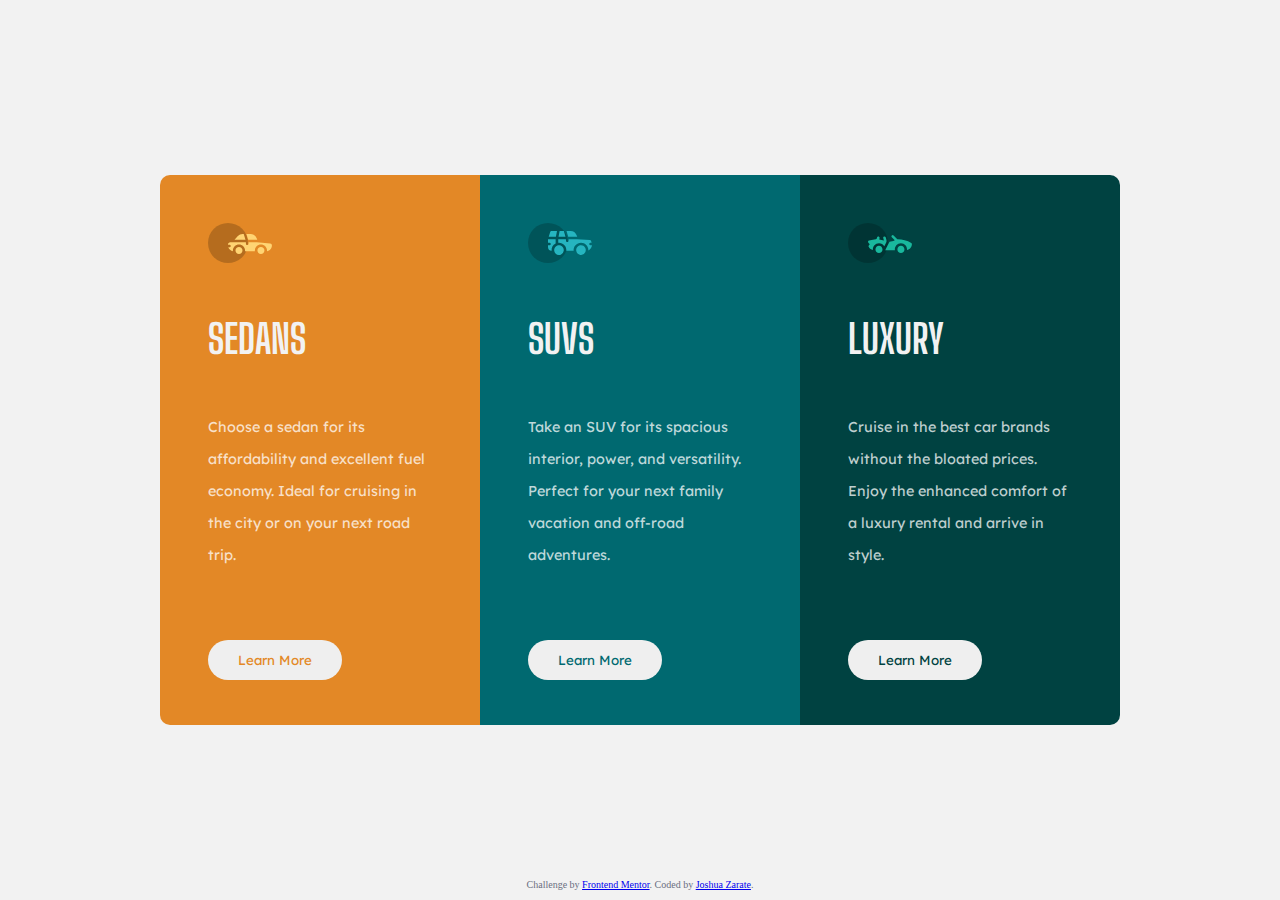
<file: 3-column preview card/index.html>
<!DOCTYPE html>
<html lang="en">
<head>
    <meta charset="UTF-8">
    <meta http-equiv="X-UA-Compatible" content="IE=edge">
    <meta name="viewport" content="width=device-width, initial-scale=1.0">
    <title>3-Column Preview Card Component</title>

    <!-- Google Fonts -->
    <link rel="preconnect" href="https://fonts.googleapis.com">
    <link rel="preconnect" href="https://fonts.gstatic.com" crossorigin>
    <link href="https://fonts.googleapis.com/css2?family=Big+Shoulders+Display:wght@700&family=Lexend+Deca&display=swap" rel="stylesheet">
    
    <!-- External CSS -->
    <link rel="stylesheet" href="style.css">
    
</head>
<body>

    <main>
        <article class="container">
            <div class="sedans-container">
                <div class="icons">
                    <img src="images/icon-sedans.svg" alt="icon-sedans">
                </div>
                <div class="titles">
                    <p>Sedans</p>
                </div>
                <div class="description">
                    <p>Choose a sedan for its affordability and excellent fuel economy. Ideal for cruising in the city or on your next road trip.</p>
                </div>
                <div class="button">
                    <button>Learn More</button>
                </div>
            </div>

            <div class="suvs-container">
                <div class="icons">
                    <img src="images/icon-suvs.svg" alt="icon-suvs">
                </div>
                <div class="titles">
                    <p>Suvs</p>
                </div>
                <div class="description">
                    <p>Take an SUV for its spacious interior, power, and versatility. Perfect for your next family vacation and off-road adventures.</p>
                </div>
                <div class="button">
                    <button>Learn More</button>
                </div>
            </div>

            <div class="luxury-container">
                <div class="icons">
                    <img src="images/icon-luxury.svg" alt="icon-luxury">
                </div>
                <div class="titles">
                    <p>Luxury</p>
                </div>
                <div class="description">
                    <p>Cruise in the best car brands without the bloated prices. Enjoy the enhanced comfort of a luxury rental and arrive in style.</p>
                </div>
                <div class="button">
                    <button>Learn More</button>
                </div>
            </div>

            <footer class="attribution">
                <p>
                    Challenge by
                    <a href="https://www.frontendmentor.io?ref=challenge" target="noopener_blank">Frontend Mentor</a>. Coded by
                    <a href="https://github.com/jmzarate09" target="noopener_blank">Joshua Zarate</a>.
                </p>
            </footer>

        </article>
    </main>
    
</body>
</html>
</file>
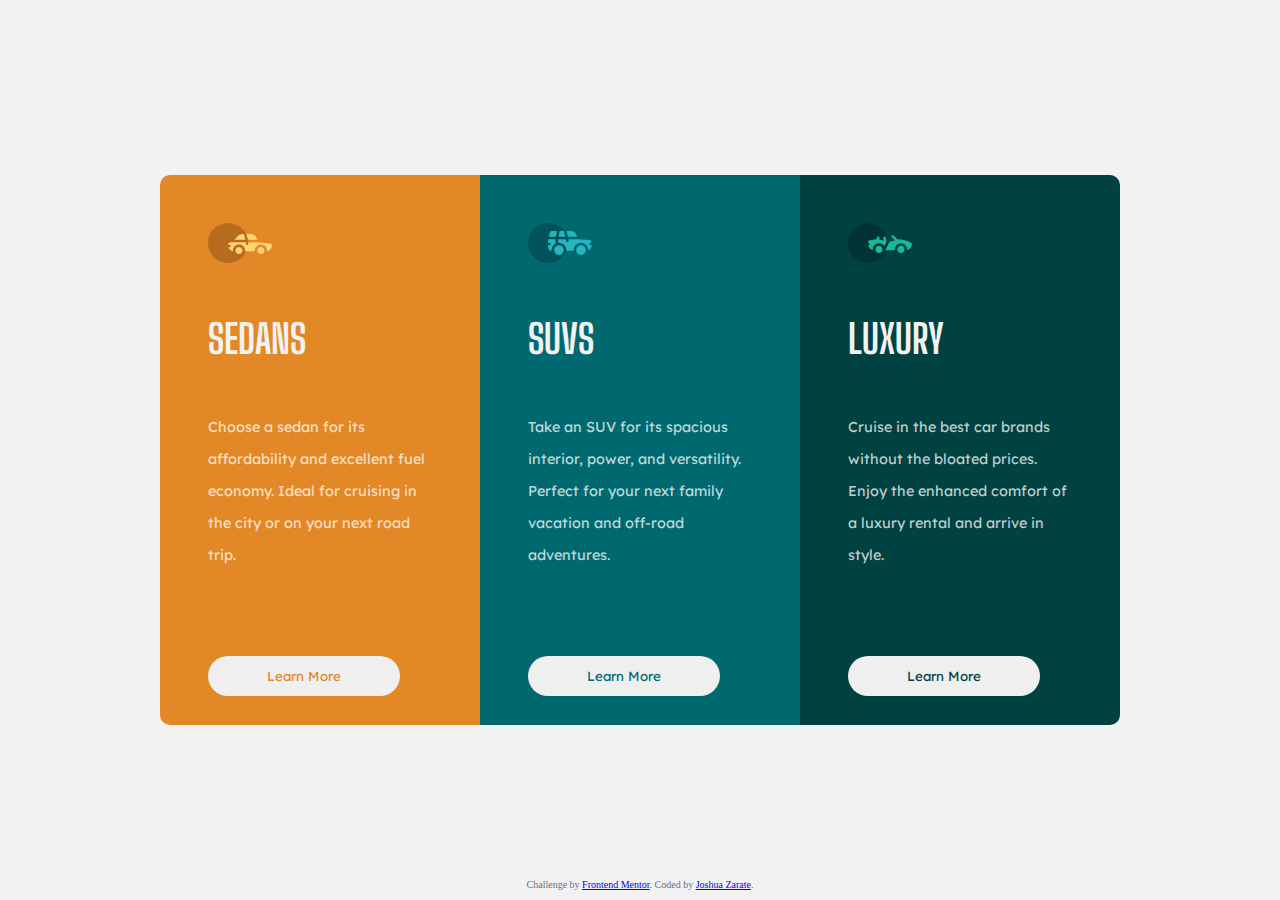
<file: 3-column-preview/index.html>
<!DOCTYPE html>
<html lang="en">

<head>
    <meta charset="UTF-8">
    <meta http-equiv="X-UA-Compatible" content="IE=edge">
    <meta name="viewport" content="width=device-width, initial-scale=1.0">
    <title>3-Column Preview Card Component</title>

    <!-- Google Fonts -->
    <link rel="preconnect" href="https://fonts.googleapis.com">
    <link rel="preconnect" href="https://fonts.gstatic.com" crossorigin>
    <link href="https://fonts.googleapis.com/css2?family=Big+Shoulders+Display:wght@700&family=Lexend+Deca&display=swap"
        rel="stylesheet">

    <!-- External CSS -->
    <link rel="stylesheet" href="style.css">

</head>

<body>

    <main>
        <article class="container">
            <div class="sedans-container">
                <div class="icons">
                    <img src="images/icon-sedans.svg" alt="">
                </div>
                <div class="titles">
                    <p>Sedans</p>
                </div>
                <div class="description">
                    <p>Choose a sedan for its affordability and excellent fuel economy. Ideal for cruising in the city
                        or on your next road trip.</p>
                </div>
                <button>Learn More</button>
            </div>

            <div class="suvs-container">
                <div class="icons">
                    <img src="images/icon-suvs.svg" alt="">
                </div>
                <div class="titles">
                    <p>Suvs</p>
                </div>
                <div class="description">
                    <p>Take an SUV for its spacious interior, power, and versatility. Perfect for your next family
                        vacation and off-road adventures.</p>
                </div>
                <button>Learn More</button>
            </div>

            <div class="luxury-container">
                <div class="icons">
                    <img src="images/icon-luxury.svg" alt="">
                </div>
                <div class="titles">
                    <p>Luxury</p>
                </div>
                <div class="description">
                    <p>Cruise in the best car brands without the bloated prices. Enjoy the enhanced comfort of a luxury
                        rental and arrive in style.</p>
                </div>
                <button>Learn More</button>
            </div>

            <footer class="attribution">
                <p>
                    Challenge by
                    <a href="https://www.frontendmentor.io?ref=challenge" target="noopener_blank">Frontend Mentor</a>.
                    Coded by
                    <a href="https://github.com/jmzarate09" target="noopener_blank">Joshua Zarate</a>.
                </p>
            </footer>

        </article>
    </main>

</body>

</html>
</file>
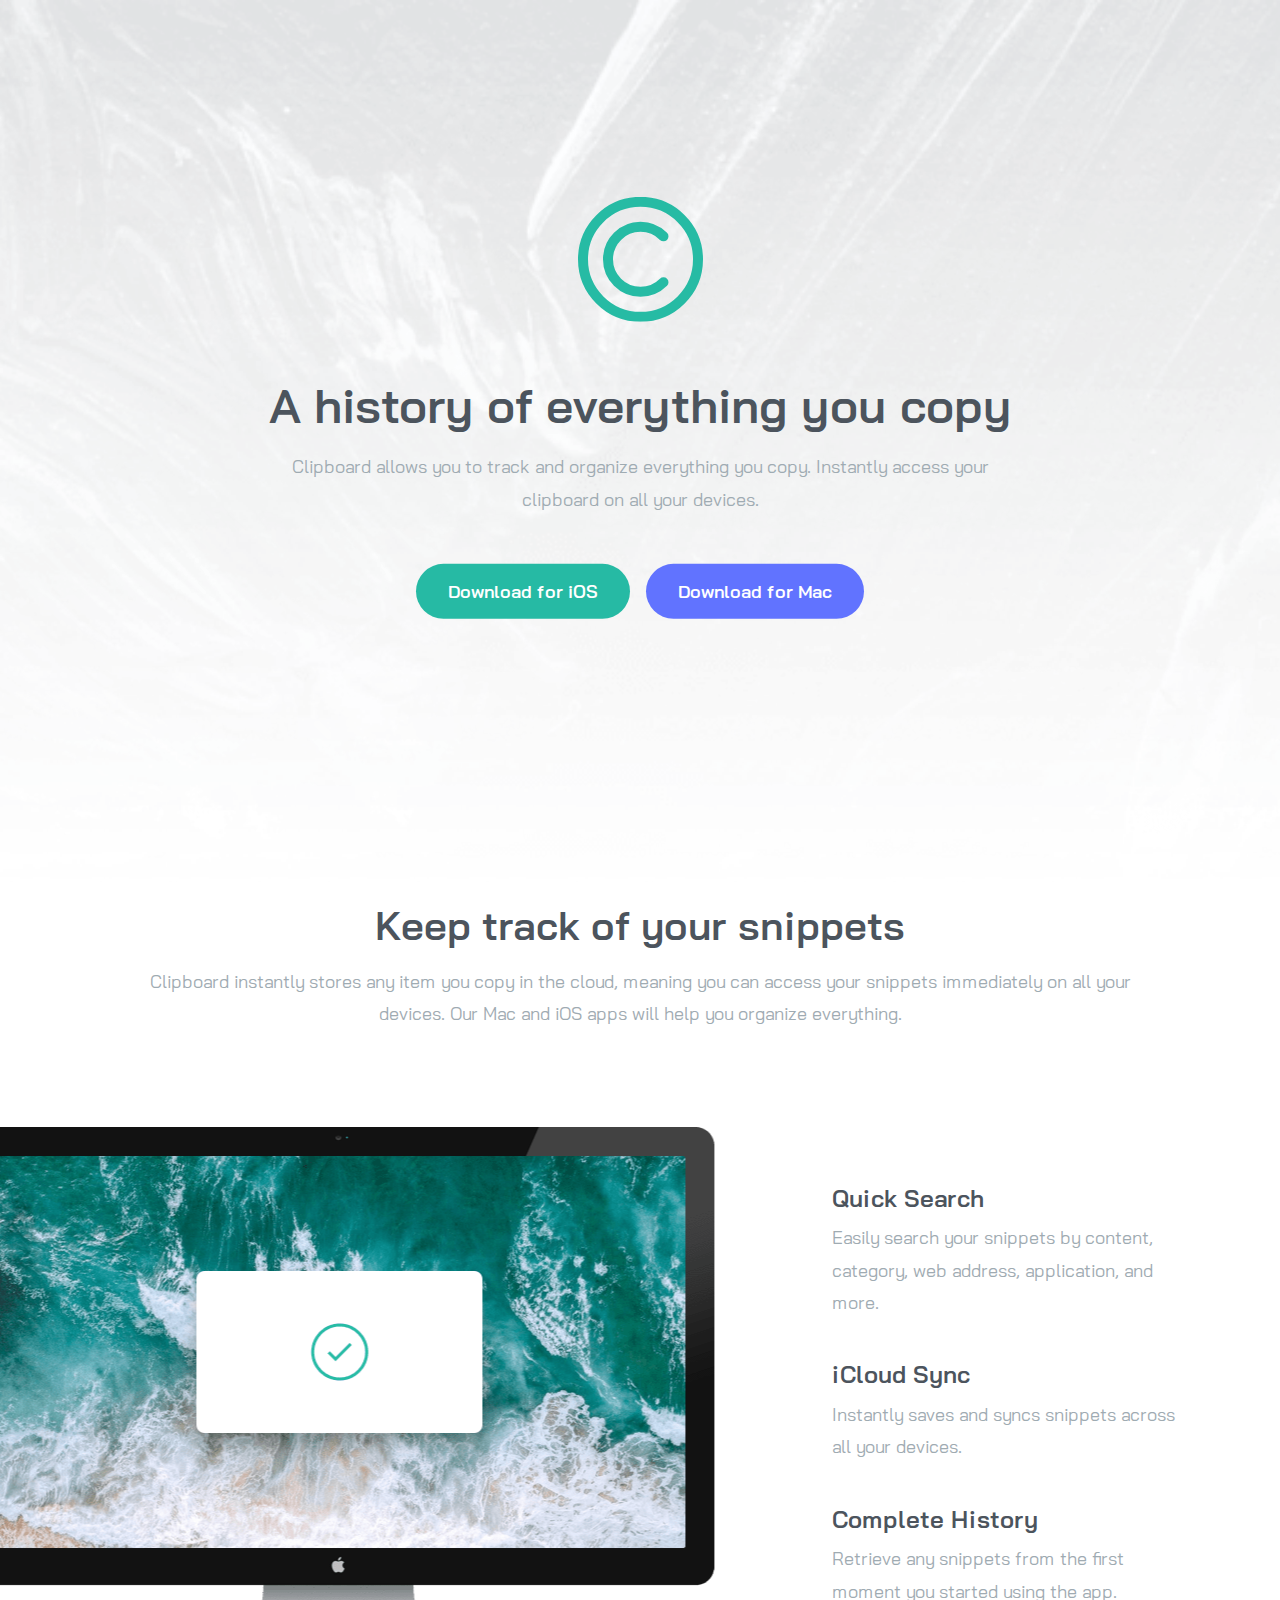
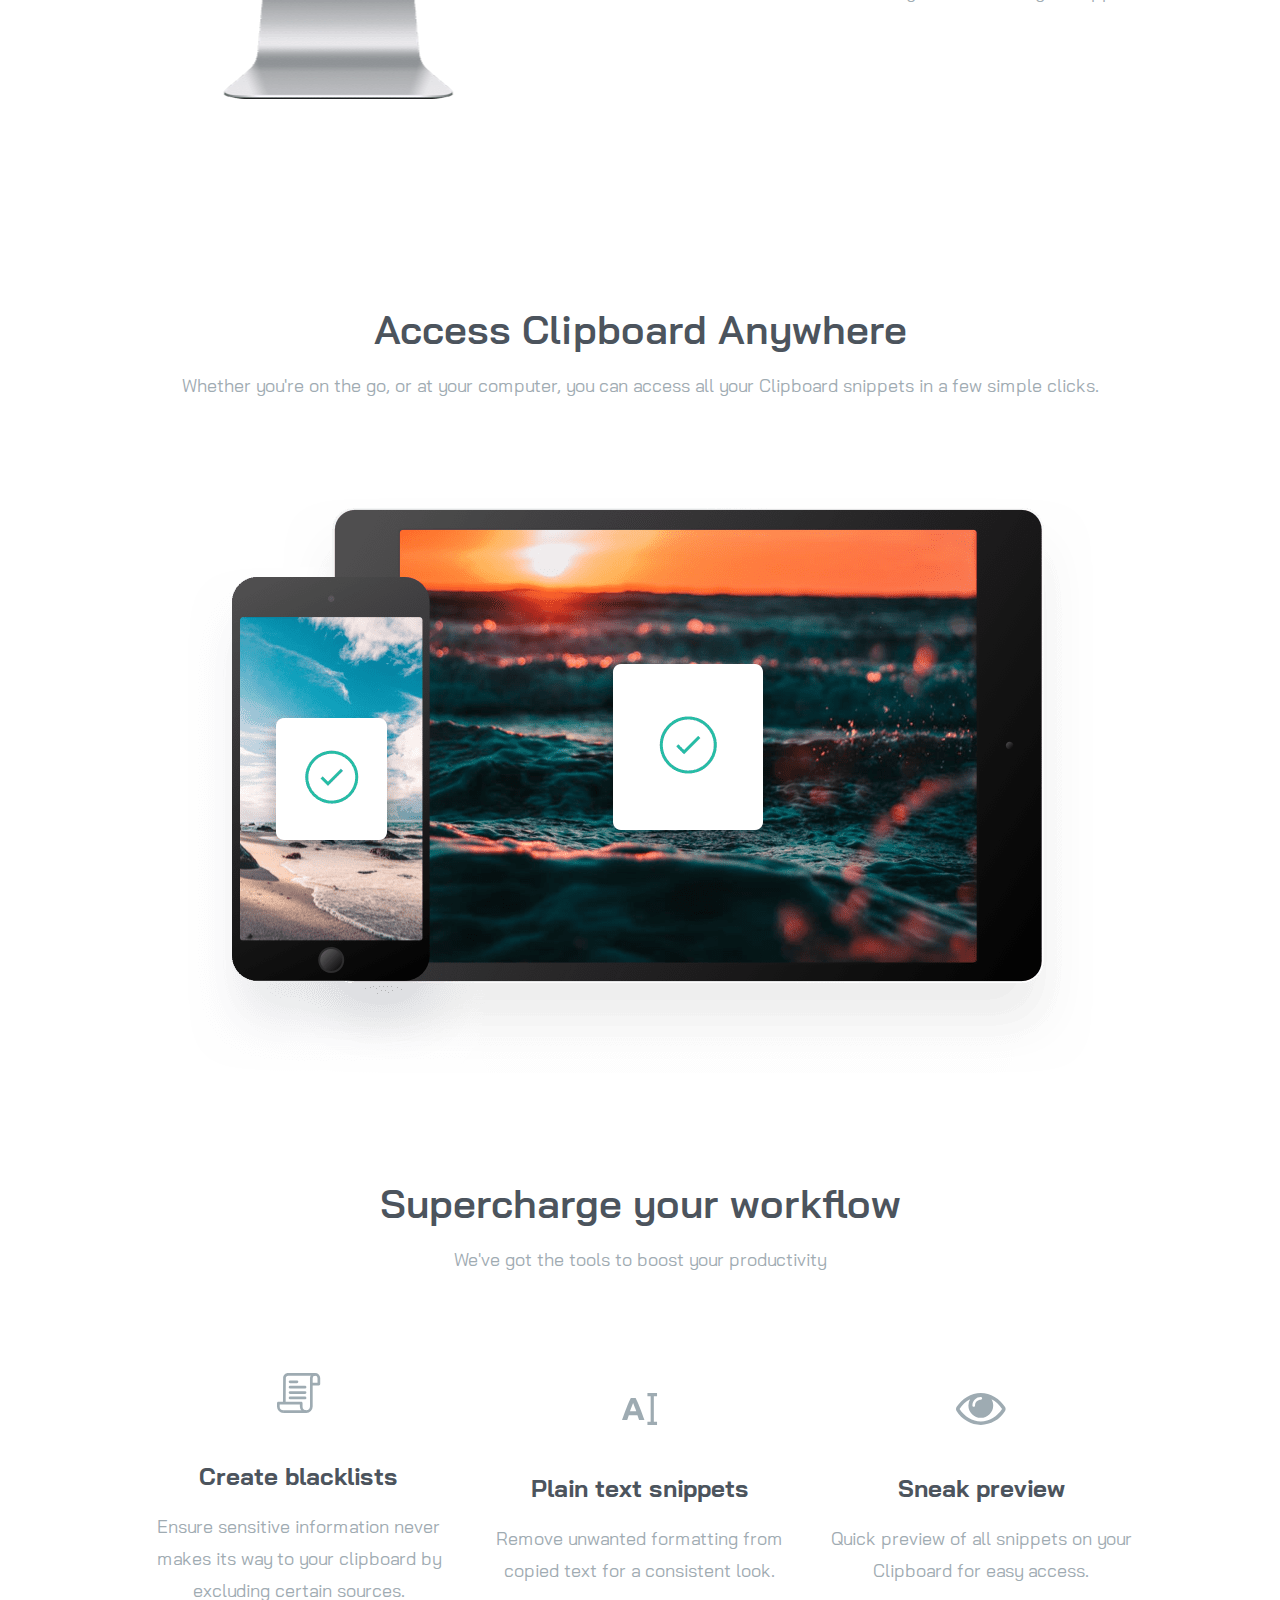
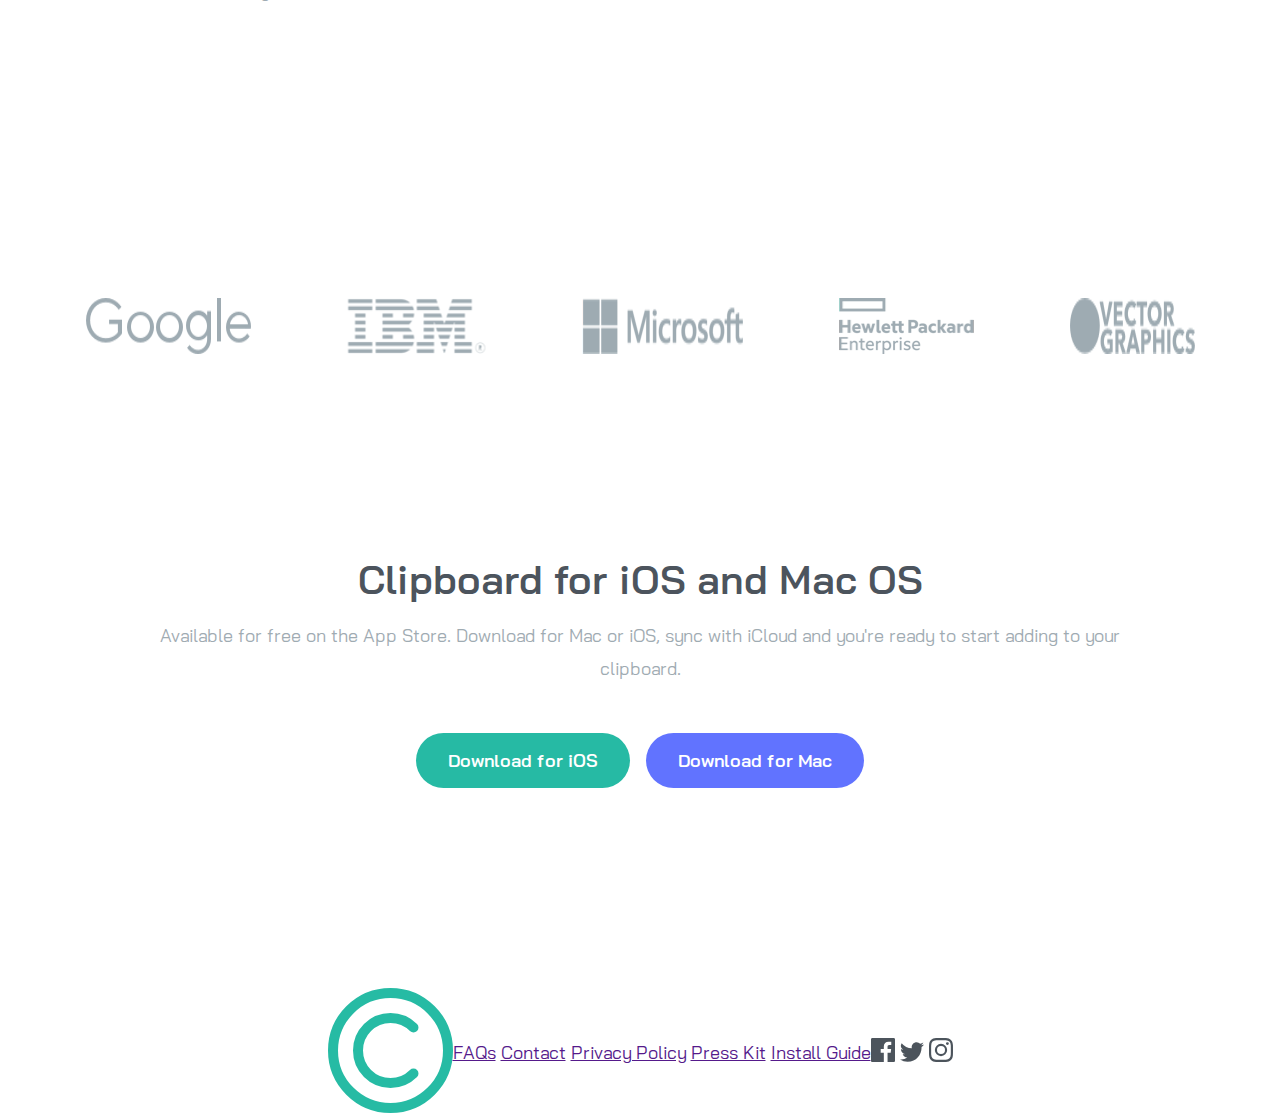
<file: clipboard-landing-page/index.html>
<!DOCTYPE html>
<html lang="en">
<head>
    <meta charset="UTF-8">
    <meta http-equiv="X-UA-Compatible" content="IE=edge">
    <meta name="viewport" content="width=device-width, initial-scale=1.0">
    <title>Frontend Mentor | Clipboard Landing Page</title>

    <!-- Google Fonts -->
    <link rel="preconnect" href="https://fonts.googleapis.com">
    <link rel="preconnect" href="https://fonts.gstatic.com" crossorigin>
    <link href="https://fonts.googleapis.com/css2?family=Bai+Jamjuree:wght@400;600&display=swap" rel="stylesheet">

    <!-- External CSS -->
    <link rel="stylesheet" href="style.css">
</head>
<body>

    <main class="container">
        <!-- Introduction Start -->
        <section id="introduction">
            <div class="intro-container">
                <div class="clipboard-logo">
                    <img src="images/logo.svg" alt="">
                </div>
                <div class="section-heading">
                    <h1>A history of everything you copy</h1>
                    <p>Clipboard allows you to track and organize everything you copy. Instantly access your clipboard on all your devices.</p>  
                </div>
                
                <div class="clipboard-btn">
                    <button class="ios-btn">Download for iOS</button>
                    <button class="mac-btn">Download for Mac</button>
                </div>

            </div>
        </section>
        <!-- Introduction End -->

        <!-- Features Start -->
        <section id="features">
            <div class="feature-container">
                <div class="section-heading">
                    <h2>Keep track of your snippets</h2>
                    <p>Clipboard instantly stores any item you copy in the cloud, meaning you can access your snippets immediately on all your devices. Our Mac and iOS apps will help you organize everything.</p>
                </div>
                <div class="features-content">
                    <div class="computer-img">
                        <img src="images/image-computer.png" alt="">
                    </div>
                    <div class="features-description">
                        <h3>Quick Search</h3>
                        <p>Easily search your snippets by content, category, web address, application, and more.</p>

                        <h3>iCloud Sync</h3>
                        <p>Instantly saves and syncs snippets across all your devices.</p>

                        <h3>Complete History</h3>
                        <p>Retrieve any snippets from the first moment you started using the app.</p>
                    </div>
                </div>
                <div class="responsiveness">
                    <div class="section-heading">
                        <h2>Access Clipboard Anywhere</h2>
                        <p>Whether you're on the go, or at your computer, you can access all your Clipboard snippets in a few simple clicks.</p>
                    </div>
                    <div class="mobile-img">
                        <img src="images/image-devices.png" alt="">
                    </div>
                </div>
            </div>
        </section>
        <!-- Features End -->

        <!-- Tools Start -->
        <section id="tools">
            <div class="tools-container">
                <div class="section-heading">
                    <h2>Supercharge your workflow</h2>
                    <p>We've got the tools to boost your productivity</p>
                </div>
                <div class="tools-content">
                    <div class="tools-description">
                        <img src="images/icon-blacklist.svg" alt="">
                        <h3>Create blacklists</h3>
                        <p>Ensure sensitive information never makes its way to your clipboard by excluding certain sources.</p>
                    </div>
                    <div class="tools-description">
                        <img src="images/icon-text.svg" alt="">
                        <h3>Plain text snippets</h3>
                        <p>Remove unwanted formatting from copied text for a consistent look.</p>
                    </div>
                    <div class="tools-description">
                        <img src="images/icon-preview.svg" alt="">
                        <h3>Sneak preview</h3>
                        <p>Quick preview of all snippets on your Clipboard for easy access.</p>
                    </div>
                </div>
            </div>
        </section>
        <!-- Tools End -->

        <!-- Press Start -->
        <section id="press">
            <div class="press-logos">
                <img src="images/logo-google.png" alt="">
                <img src="images/logo-ibm.png" alt="">
                <img src="images/logo-microsoft.png" alt="">
                <img src="images/logo-hp.png" alt="">
                <img src="images/logo-vector-graphics.png" alt="">
            </div>
        </section>
        <!-- Press End -->

        <!-- Call to action Start -->
        <section id="cta">
            <div class="section-heading">
                <h2>Clipboard for iOS and Mac OS</h2>
                <p>Available for free on the App Store. Download for Mac or iOS, sync with iCloud and you're ready to start adding to your clipboard.</p>
            </div>
            <div class="clipboard-btn">
                <button class="ios-btn">Download for iOS</button>
                <button class="mac-btn">Download for Mac</button>
            </div>
        </section>
        <!-- Call to action End -->

        <!-- Footer Start -->
        <footer id="footer">
            <div class="footer-content">
                <div class="footer-logo">
                    <img src="images/logo.svg" alt="">
                </div>
                <div class="footer-link">
                    <a href="">FAQs</a>
                    <a href="">Contact</a>
                    <a href="">Privacy Policy</a>
                    <a href="">Press Kit</a>
                    <a href="">Install Guide</a>
                </div>
                <div class="social-media">
                    <a href=""><img src="images/icon-facebook.svg" alt=""></a>
                    <a href=""><img src="images/icon-twitter.svg" alt=""></a>
                    <a href=""><img src="images/icon-instagram.svg" alt=""></a>
                </div>
            </div>
            <!-- Footer End -->
            <!-- <div class="attribution">
                <p>
                    Challenge by
                    <a href="https://www.frontendmentor.io?ref=challenge" target="noopener_blank">Frontend Mentor</a>.
                    Coded by
                    <a href="https://github.com/jmzarate09" target="noopener_blank">Joshua Zarate</a>.
                </p>
            </div> -->
    </main>
    
</body>
</html>
</file>
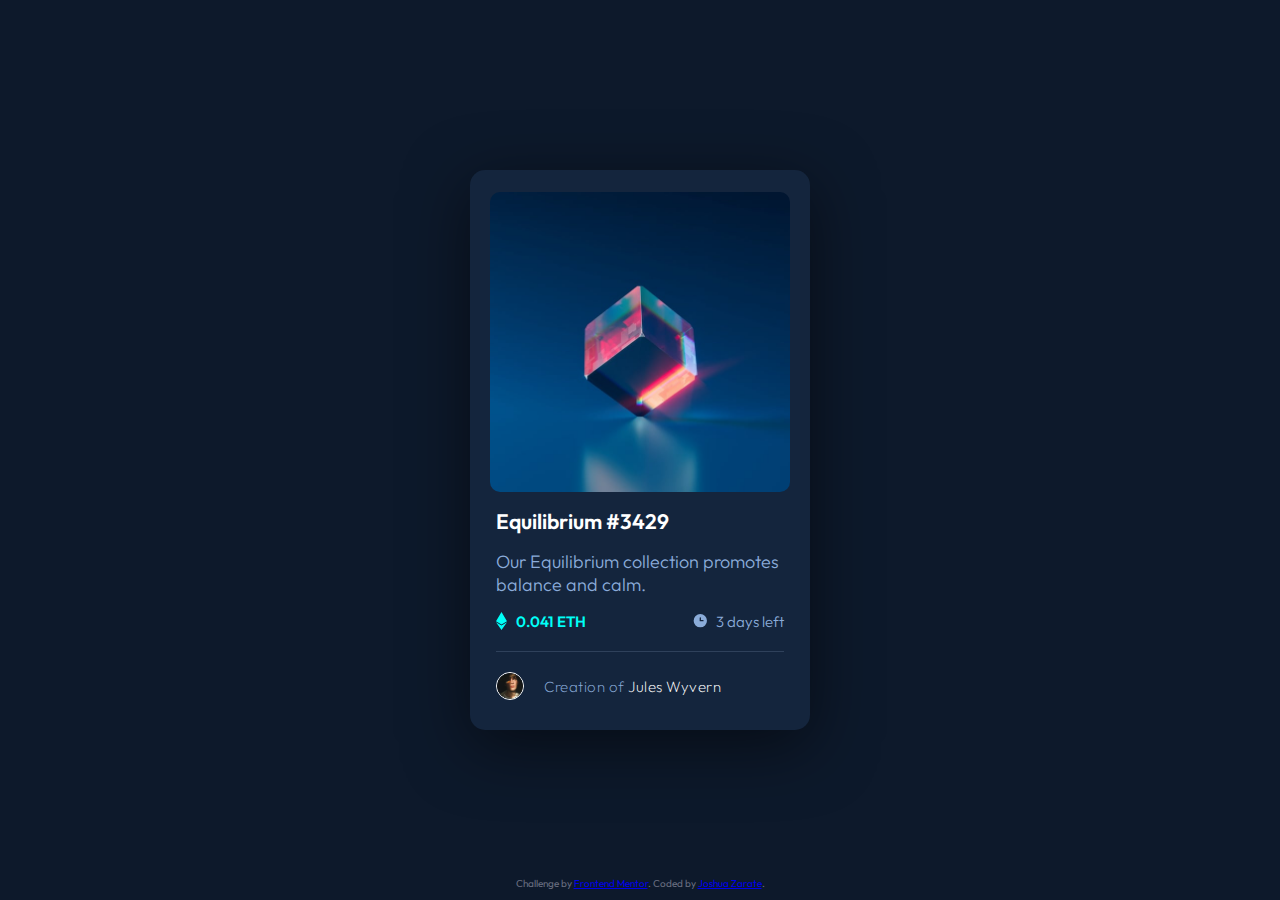
<file: NFT-preview-card/index.html>
<!DOCTYPE html>
<html lang="en">
<head>
    <meta charset="UTF-8">
    <meta http-equiv="X-UA-Compatible" content="IE=edge">
    <meta name="viewport" content="width=device-width, initial-scale=1.0">

    <!-- Google Fonts -->
    <link rel="preconnect" href="https://fonts.googleapis.com">
    <link rel="preconnect" href="https://fonts.gstatic.com" crossorigin>
    <link href="https://fonts.googleapis.com/css2?family=Outfit:wght@300;400;600&display=swap" rel="stylesheet">
    
    <!-- External CSS Link -->
    <link rel="stylesheet" href="style.css">

    <title>Frontend Mentor | NFT preview card component</title>
</head>
<body>
    <main>
        <article class="container">
            <!-- Image Section Start -->
            <div class="img-container">
                <div class="card-img">
                    <img src="images/image-equilibrium.jpg" alt="image-equilibrium">
                </div>
                <div class="overlay">
                    <div class="icon-img">
                        <img src="images/icon-view.svg" alt="icon-view">
                    </div>
                </div>
            </div>
            <!-- Image Section End -->
            <!-- Information Section Start -->
            <div class="card-info">
                <div class="info">
                    <h3>Equilibrium #3429</h3>
                    <p>Our Equilibrium collection promotes balance and calm.</p>
                </div>
                <div class="icons">
                    <p class="eth">0.041 ETH</p> 
                    <p class="clock">3 days left</p>
                </div>
            </div>
            <!-- Information Section End -->
            <!-- Card Footer Section Start -->
            <div class="card-footer">
                <img src="images/image-avatar.png" alt="jules-img"> 
                <p>Creation of<span> Jules Wyvern</span></p>
            </div>
            <!-- Card Footer Section End -->
            <!-- Footer Section Start -->
            <footer class="attribution">
                <p>
                    Challenge by
                    <a href="https://www.frontendmentor.io?ref=challenge" target="noopener_blank">Frontend Mentor</a>. Coded by
                    <a href="https://github.com/jmzarate09" target="noopener_blank">Joshua Zarate</a>.
                </p>
            </footer>
        </article>
        <!-- Footer Section End -->
    </main>
</body>
</html>
</file>
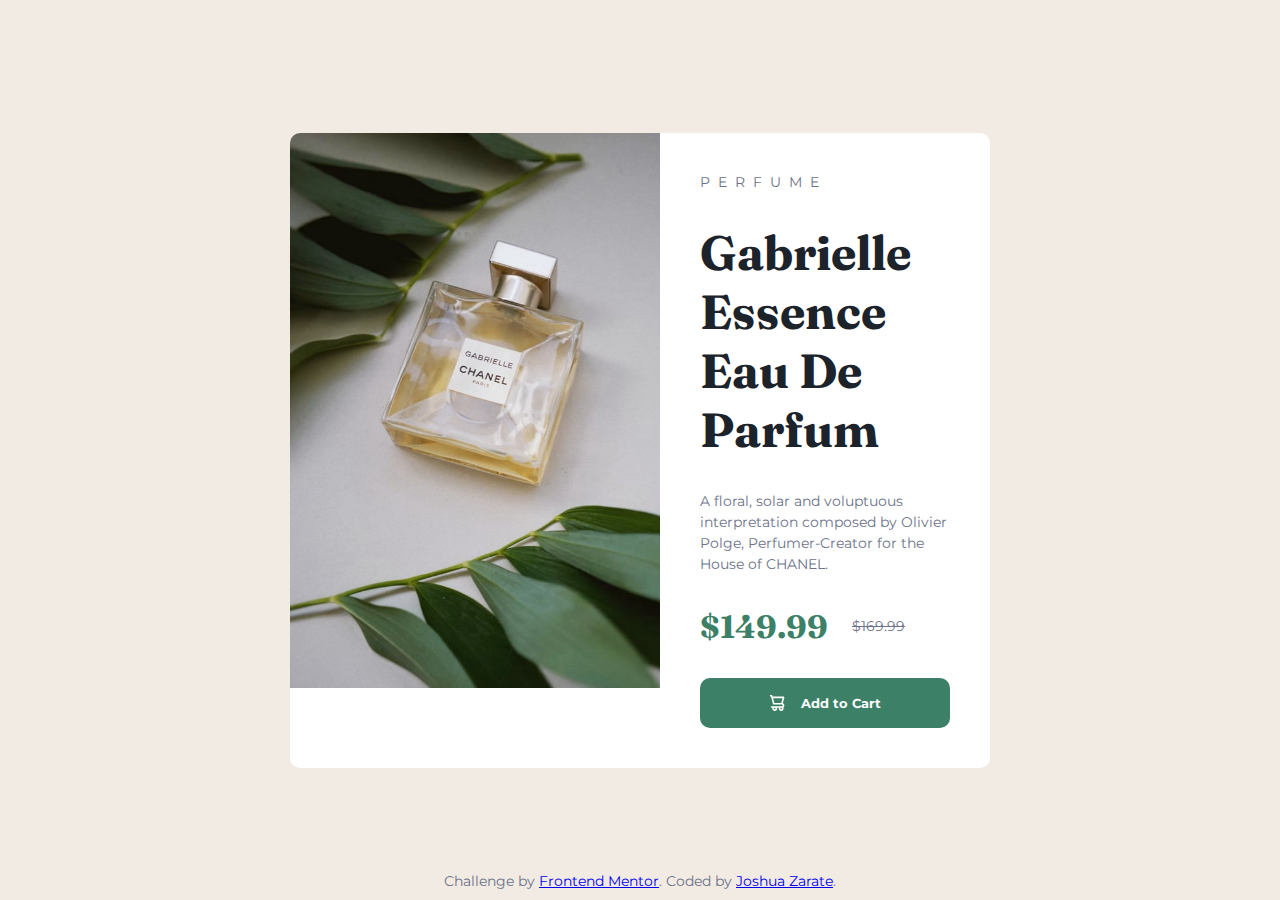
<file: product-preview/index.html>
<!DOCTYPE html>
<html lang="en">
<head>
    <meta charset="UTF-8">
    <meta http-equiv="X-UA-Compatible" content="IE=edge">
    <meta name="viewport" content="width=device-width, initial-scale=1.0 shrink-to-fit=no">
    <title>Frontend Mentor | Product preview card component</title>

    <!-- CSS Link -->
    <link rel="stylesheet" href="style.css">

    <!-- Google Fonts -->
    <link rel="preconnect" href="https://fonts.googleapis.com">
    <link rel="preconnect" href="https://fonts.gstatic.com" crossorigin>
    <link href="https://fonts.googleapis.com/css2?family=Fraunces:opsz,wght@9..144,700&family=Montserrat:wght@500;700&display=swap" rel="stylesheet">

    
</head>
<body>
    <main class="container-fluid">
        <section class="perfume-container">
            <!-- Image Section Start -->
            <div class="image-section">
                <div class="desktop-img">
                    <img src="images/image-product-desktop.jpg" alt="desktop">
                </div>
                <div class="mobile-img">
                    <img src="images/image-product-mobile.jpg" alt="mobile">
                </div>
            </div>
            <!-- Image Section End -->
            <!-- Information Section Start -->
            <div class="info-section">
                <div class="title">
                    <p>Perfume</p>
                </div>
                <div class="perfume-name">
                    <h1>Gabrielle Essence Eau De Parfum</h1>
                </div>
                <div class="description">
                    <p>A floral, solar and voluptuous interpretation composed by Olivier Polge, Perfumer-Creator for the House of CHANEL.</p>
                </div>
                <div class="price">
                    <span class="new-price">$149.99</span>
                    <span class="old-price">$169.99</span>
                </div>
                <div class="button">
                    <button><img src="images/icon-cart.svg" alt="icon-art">Add to Cart</button>
                </div>
            </div>
            <!-- Information Section End -->
        </section>
        <!-- Footer Section Start -->
        <div class="footer">
            <p>
                Challenge by
                <a href="https://www.frontendmentor.io?ref=challenge" target="noopener_blank">Frontend Mentor</a>. Coded by
                <a href="https://github.com/jmzarate09" target="noopener_blank">Joshua Zarate</a>.</p>
        </div>
        <!-- Footer Section End -->   
    </main>
</body>
</html>
</file>
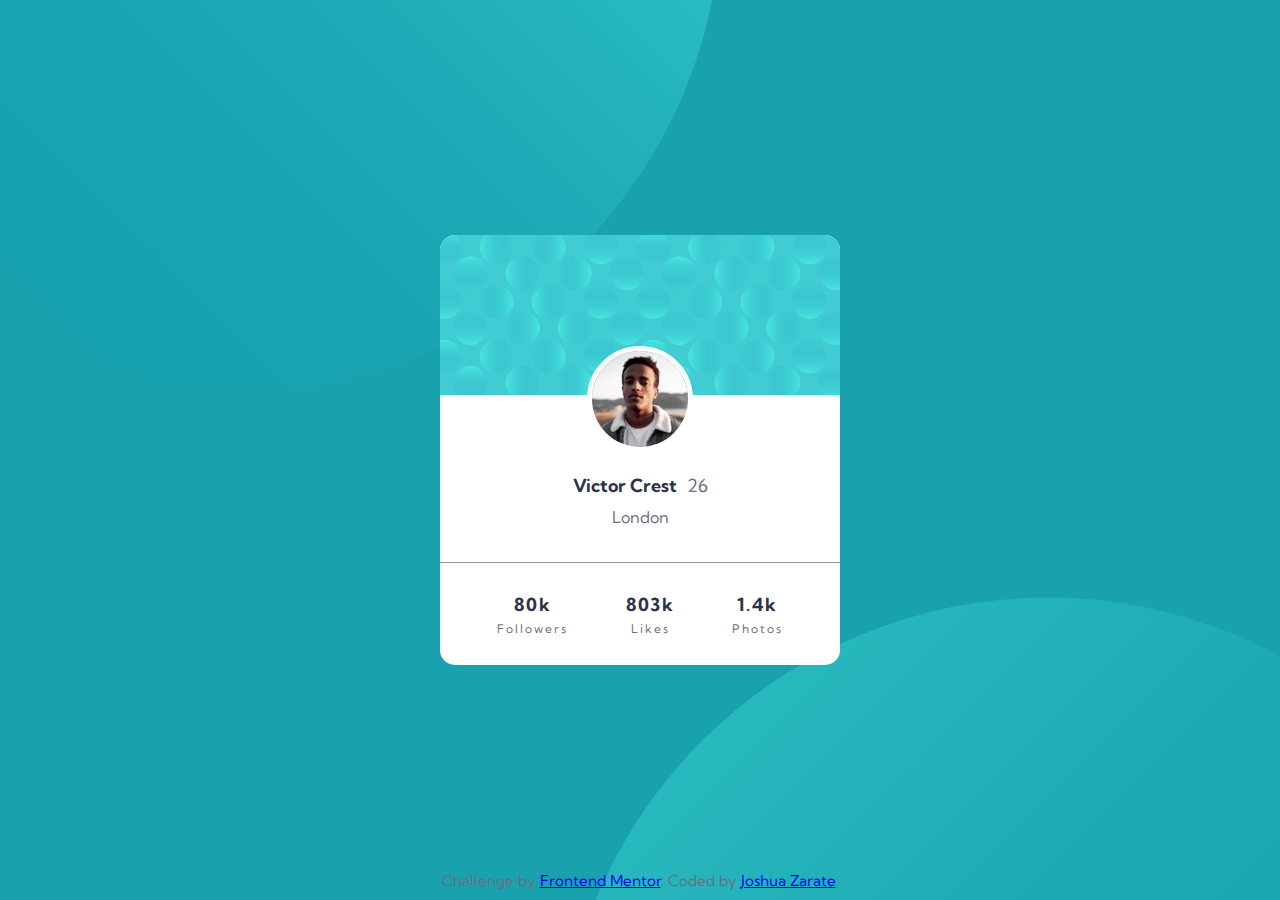
<file: profile-card/index.html>
<!DOCTYPE html>
<html lang="en">
<head>
    <meta charset="UTF-8">
    <meta http-equiv="X-UA-Compatible" content="IE=edge">
    <meta name="viewport" content="width=device-width, initial-scale=1.0 shrink-to-fit=no">

    <!-- Google Fonts -->
    <link rel="preconnect" href="https://fonts.googleapis.com">
    <link rel="preconnect" href="https://fonts.gstatic.com" crossorigin>
    <link href="https://fonts.googleapis.com/css2?family=Kumbh+Sans:wght@400;700&display=swap" rel="stylesheet">

    <!-- External CSS -->
    <link rel="stylesheet" href="style.css">
    <title>FrontEnd Mentor | Profile Card Components</title>
</head>
<body>
    <main>
        <div class="container">
            <!-- Information Section Start -->
            <div class="card-img">
                <img src="images/bg-pattern-card.svg" alt="">
            </div>
            <div class="person-img">
                <img class="img" src="images/image-victor.jpg" alt="victor-img">
            </div>
            <div class="person-info">
                    <p class="name">Victor Crest<span class="age">26</span></p>
                    <p class="place">London</p>
            </div>  
            <!-- Information Section End -->
            <!-- Social Media Info Section Start -->
            <div class="card-footer">
                <div class="info">
                    <p class="stats">80k</p>
                    <p>Followers</p>
                </div>
                <div class="info">
                    <p class="stats">803k</p>
                    <p>Likes</p>
                </div>
                <div class="info">
                    <p class="stats">1.4k</p>
                    <p>Photos</p>
                </div>
            </div>
            <!-- Social Media Info Section End -->
        </div>
    </main>
    <!-- Footer Section Start -->
    <footer class="attribution">
        <p>
            Challenge by
            <a href="https://www.frontendmentor.io?ref=challenge" target="noopener_blank">Frontend Mentor</a>. Coded by
            <a href="https://github.com/jmzarate09" target="noopener_blank">Joshua Zarate</a>.
        </p>
    </footer>
    <!-- Footer Section End -->
</body>
</html>
</file>
<file: 3-column preview card/style.css>
/* CSS Reset */

* {
    margin: 0;
    padding: 0;
    box-sizing: border-box;
}

body {
    font-size: 0.9rem;
    color: hsla(0, 0%, 100%, 0.75);
}

.container {
    width: 100vw;
    height: 100vh;
    display: flex;
    flex-direction: row;
    justify-content: center;
    align-items: center;
    background-color: hsl(0, 0%, 95%);
}

.sedans-container {
    width: 25%;
    height: 550px;
    background-color: hsl(31, 77%, 52%);
    border-top-left-radius: 10px;
    border-bottom-left-radius: 10px;
}

.suvs-container {
    width: 25%;
    height: 550px;
    background-color: hsl(184, 100%, 22%);
}

.luxury-container {
    width: 25%;
    height: 550px;
    background-color: hsl(179, 100%, 13%);
    border-top-right-radius: 10px;
    border-bottom-right-radius: 10px;
}

.icons {
    margin: 3rem;
}

.titles {
    font-family: 'Big Shoulders Display', cursive;
    font-size: 2.5rem;
    font-weight: 700;
    text-transform: uppercase;
    margin: 0 3rem;
    color: hsl(0, 0%, 95%);
}

.description {
    font-family: 'Lexend Deca', sans-serif;
    font-weight: 400;   
    line-height: 2rem;
    margin: 3rem;
    height: 30%;
}

.button {
    margin-top: 4rem;
    margin-left: 3rem;
    margin-right: 3rem;
}

.button button {
    font-family: 'Lexend Deca', sans-serif;
    font-weight: 400;
    width: 60%;
    height: 40px;
    border-radius: 25px;
    border: none;
}

button:hover {
    cursor: pointer;
    background-color: transparent;
    border: 2px solid hsl(0, 0%, 95%);

}

.sedans-container .button button {
    color: hsl(31, 77%, 52%);
}

.sedans-container .button button:hover {
    color: hsl(0, 0%, 95%);
}

.suvs-container .button button {
    color: hsl(184, 100%, 22%);
}

.suvs-container .button button:hover {
    color: hsl(0, 0%, 95%);
}

.luxury-container .button button {
    color: hsl(179, 100%, 13%);
}

.luxury-container .button button:hover {
    color: hsl(0, 0%, 95%);
}

.attribution {
    position: absolute;
    bottom: 0.6rem;
    color: hsl(227, 10%, 46%);
    font-size: 10px;
}

/* Media Queries */

@media (max-width: 376px) {
    .container {
        display: flex;
        flex-direction: column;
        justify-content: center;
        align-items: center;
        width: 100%;
        height: 100%;
    }

    .sedans-container {
        width: 90%;
        height: 450px;
        margin-top: 4rem;
        border-top-left-radius: 10px;
        border-top-right-radius: 10px;
        border-bottom-left-radius: 0;
    }

    .suvs-container {
        width: 90%;
        height: 450px;
    }

    .luxury-container {
        width: 90%;
        height: 450px;
        margin-bottom: 4rem;
        border-bottom-left-radius: 10px;
        border-bottom-right-radius: 10px;
        border-top-right-radius: 0;
    }

    .icons {
        margin-top: 3rem;
        margin-bottom: 2rem;
    }

    .description {
        margin-top: 1.5rem;
        margin-bottom: 1.5rem;
    }

    .button {
        margin-top: 2rem;
    }

    .attribution {
        display: none;
    }
}
</file>
<file: 3-column-preview/style.css>
/* CSS Reset */

* {
    margin: 0;
    padding: 0;
    box-sizing: border-box;
}

body {
    font-size: 0.9rem;
    color: hsla(0, 0%, 100%, 0.75);
}

.container {
    width: 100vw;
    height: 100vh;
    display: flex;
    flex-direction: row;
    justify-content: center;
    align-items: center;
    background-color: hsl(0, 0%, 95%);
}

.sedans-container {
    width: 25%;
    height: 550px;
    background-color: hsl(31, 77%, 52%);
    border-top-left-radius: 10px;
    border-bottom-left-radius: 10px;
}

.suvs-container {
    width: 25%;
    height: 550px;
    background-color: hsl(184, 100%, 22%);
}

.luxury-container {
    width: 25%;
    height: 550px;
    background-color: hsl(179, 100%, 13%);
    border-top-right-radius: 10px;
    border-bottom-right-radius: 10px;
}

.icons {
    margin: 3rem;
}

.titles {
    font-family: 'Big Shoulders Display', cursive;
    font-size: 2.5rem;
    font-weight: 700;
    text-transform: uppercase;
    margin: 0 3rem;
    color: hsl(0, 0%, 95%);
}

.description {
    font-family: 'Lexend Deca', sans-serif;
    font-weight: 400;
    line-height: 2rem;
    margin: 3rem;
    height: 30%;
}

button {
    font-family: 'Lexend Deca', sans-serif;
    font-weight: 400;
    width: 60%;
    height: 40px;
    border-radius: 25px;
    border: none;
    margin-top: 2rem;
    margin-left: 3rem;
    margin-right: 3rem;
}

button:hover {
    cursor: pointer;
    background-color: transparent;
    border: 2px solid hsl(0, 0%, 95%);

}

.sedans-container button {
    color: hsl(31, 77%, 52%);
}

.sedans-container button:hover {
    color: hsl(0, 0%, 95%);
}

.suvs-container button {
    color: hsl(184, 100%, 22%);
}

.suvs-container button:hover {
    color: hsl(0, 0%, 95%);
}

.luxury-container button {
    color: hsl(179, 100%, 13%);
}

.luxury-container button:hover {
    color: hsl(0, 0%, 95%);
}

.attribution {
    position: absolute;
    bottom: 0.6rem;
    color: hsl(227, 10%, 46%);
    font-size: 10px;
}

/* Media Queries */

@media (max-width: 376px) {
    .container {
        display: flex;
        flex-direction: column;
        justify-content: center;
        align-items: center;
        width: 100%;
        height: 100%;
    }

    .sedans-container {
        width: 90%;
        height: 450px;
        margin-top: 4rem;
        border-top-left-radius: 10px;
        border-top-right-radius: 10px;
        border-bottom-left-radius: 0;
    }

    .suvs-container {
        width: 90%;
        height: 450px;
    }

    .luxury-container {
        width: 90%;
        height: 450px;
        margin-bottom: 4rem;
        border-bottom-left-radius: 10px;
        border-bottom-right-radius: 10px;
        border-top-right-radius: 0;
    }

    .icons {
        margin-top: 3rem;
        margin-bottom: 2rem;
    }

    .description {
        margin-top: 1.5rem;
        margin-bottom: 1.5rem;
    }

    .button {
        margin-top: 2rem;
    }

    .attribution {
        display: none;
    }
}
</file>
<file: clipboard-landing-page/style.css>
/* CSS Reset */

* {
    margin: 0;
    padding: 0;
    box-sizing: border-box;
}   


body {
    font-family: 'Bai Jamjuree', sans-serif;
    font-size: 1.125rem;
    color: hsl(201, 11%, 66%);
}

/* .container {
    display: flex;
    flex-direction: column;
    justify-content: center;
    align-items: center;
    width: 100%;
    max-width: 1440px;
    margin: 0 auto;
} */

/* Introduction Section */

#introduction {
    display: flex;
    flex-direction: column;
    justify-content: center;
    align-items: center;
    width: 100%;
    height: 100vh;
    background-image: url(./images/bg-header-desktop.png);
    background-repeat: no-repeat;
    background-size: cover;
    background-position: center;
}

.intro-container {
    transform: translateY(-10%);
}

.clipboard-logo {
    text-align: center;
    width: 100%;
}

.clipboard-logo img {
    max-width: 300px;
    margin-bottom: 3rem;
}

.section-heading {
    display: flex;
    flex-direction: column;
    justify-content: center;
    align-items: center;
    width: 100%;
    text-align: center;
}

.section-heading h1 {
    color: hsl(210, 10%, 33%);
    font-size: 3rem;
    font-weight: 600;
    margin-bottom: 1rem;
    width: 80%;
}

.section-heading p {
    color: hsl(201, 11%, 66%);
    font-weight: 400;
    margin-bottom: 3rem;
    width: 80%;
    line-height: 1.8;
}

.clipboard-btn {
    display: flex;
    flex-direction: row;
    justify-content: center;
    align-items: center;
    width: 100%;
}

.clipboard-btn button {
    font-family: 'Bai Jamjuree', sans-serif;
    font-size: 1.125rem;
    font-weight: 600;
    border: none;
    border-radius: 2rem;
    padding: 1rem 2rem;
    cursor: pointer;
}

.ios-btn {
    background-color: hsl(171, 66%, 44%);
    color: hsl(0, 0%, 100%);
    margin-right: 1rem;
}

.ios-btn:hover {
    box-shadow: 0 0.5rem 1rem hsl(171, 66%, 44%);
}

.mac-btn {
    background-color: hsl(233, 100%, 69%);
    color: hsl(0, 0%, 100%);
}

.mac-btn:hover {
    box-shadow: 0 0.5rem 1rem hsl(233, 100%, 69%);
}


/* Features Section */

#features {
    display: flex;
    flex-direction: column;
    justify-content: center;
    align-items: center;
    width: 100%;
    background-color: hsl(0, 0%, 100%);
}

.section-heading h2 {
    color: hsl(210, 10%, 33%);
    font-size: 2.5rem;
    font-weight: 600;
    margin-bottom: 1rem;
    width: 80%;
}

.features-content {
    display: flex;
    flex-direction: row;
    justify-content: center;
    align-items: center;
    margin-top: 3rem;
    margin-bottom: 12.5rem;
}

.computer-img {
    transform: translateX(-5%);
}

.features-description {
    display: flex;
    flex-direction: column;
    width: 100%;
    margin-left: 5rem;
    /* transform: translateY(-100%); */
}

.features-description h3 {
    color: hsl(210, 10%, 33%);
    font-size: 1.5rem;
    font-weight: 600;
    width: 80%;
}

.features-description p {
    margin-top: 0.6rem;
    margin-bottom: 2.5rem;
    line-height: 1.8;
    width: 80%;
}

.responsiveness {
    display: flex;
    flex-direction: column;
    justify-content: center;
    align-items: center;
    margin-bottom: 100px;
}

.mobile-img {
    margin-top: 3rem;
}

/* Tools Section */

#tools {
    width: 100%;
    height: 80vh;
}

.tools-content {
    display: flex;
    flex-direction: row;;
    margin-left: auto;
    margin-right: auto;  
    width: 80%;
}

.tools-description {
    display: flex;
    flex-direction: column;
    justify-content: center;
    align-items: center;
    width: 100%;
}

.tools-description img {
    margin-top: 3rem;
    margin-bottom: 3rem;
}

.tools-description h3 {
    color: hsl(210, 10%, 33%);
    font-size: 1.5rem;
    margin-bottom: 1.25rem;
}

.tools-description p {
    line-height: 1.8;
    width:  90%;
    text-align: center;
}

/* Press Section */

.press-logos {
    display: flex;
    flex-direction: row;
    justify-content: center;
    margin-bottom: 12.5rem;
}

.press-logos img {
    margin: 0 3rem;
}

/* Footer Section */
.footer-content {
    display: flex;
    flex-direction: row;
    justify-content: center;
    align-items: center;
    margin-top: 12.5rem;
}
</file>
<file: NFT-preview-card/style.css>
/* CSS Reset */

* {
    margin: 0;
    padding: 0;
    box-sizing: border-box;
}

body {
    font-family: 'Outfit', sans-serif;
    font-size: 18px;
    background-color: hsl(217, 54%, 11%);
    min-height: 100vh;
    display: flex;
    flex-direction: column;
    align-items: center;
    justify-content: center;
}


.container {
    display: flex;
    flex-direction: column;
    align-items: center;
    justify-content: center;
    height:560px;
    width: 340px;
    background-color: hsl(216, 50%, 16%);
    box-shadow: 0 1rem 4rem rgba(0, 0, 0, 0.5);
    padding: 1.5rem 1.6rem 2rem;
    border-radius: 15px;
    overflow: hidden;
}

/* Image Section */
.container .img-container {
    position: relative;
    height: 300px;
}

.container .img-container .card-img img {
    width: 300px;
    height: 300px;
    border-radius: 10px;
    overflow: hidden;
}

.container .img-container .overlay {
    position: absolute;
    top: 0;
    left: 0;
    right: 0;
    bottom: 0;
    background-color: hsl(178, 100%, 50%);
    opacity: 0;
    border-radius: 10px;
}

.container .img-container .overlay .icon-img img {
    position: absolute;
    left: 50%;
    top: 50%;
    transform: translate(-50%, -50%);
}

.container .img-container .overlay:hover {
    opacity: 0.5;
}


/* Card Main Content Section */

.container .card-info .info h3 {
    color: hsl(0, 0%, 100%);
    margin-top: 1rem;
    font-weight: 600;
}

.container .card-info .info h3:hover {
    color: hsl(178, 100%, 50%);
}

.container .card-info .info p {
    color: hsl(215, 51%, 70%);
    margin-top: 1rem;
    font-weight: 300;
}

.container .icons {
    color: hsl(215, 51%, 70%);
    margin-top: 1rem;
    font-size: 15px;
    font-weight: 300;
    display: flex;
    align-items: center;
    justify-content: space-between;
}

.container .icons .eth {
    background-image: url(images/icon-ethereum.svg);
    background-repeat: no-repeat;
    color: hsl(178, 100%, 50%);
    font-weight: 600;
    padding-left: 1.25rem;
}

.container .icons .clock {
    background-image: url(images/icon-clock.svg);
    background-repeat: no-repeat;
    padding-left: 1.5rem;
}

.container .card-footer {
    font-size: 15px;
    font-weight: 200;
    border-top: 1px solid hsl(215, 32%, 27%);
    margin-top: 1.25rem;
    display: flex;
    flex-direction: row;
    align-items: center;
}

.container .card-footer img {
    width: 10%;
    margin-top: 1.25rem;
    border-radius: 60%;
    border: 1px solid hsl(0, 0%, 100%);
}

.container .card-footer p {
    letter-spacing: 0.5px;
    padding-left: 1.25rem;
    margin-top: 1.25rem;
    color: hsl(215, 51%, 70%);
}

.container .card-footer span {
    color: hsl(0, 0%, 100%);
}

.container .card-footer span:hover {
    color: hsl(178, 100%, 50%);
}

/* Footer Section */
.attribution {
    position: absolute;
    bottom: 0.6rem;
    color: hsl(227, 10%, 46%);
    font-size: 10px;

}
</file>
<file: product-preview/style.css>
/* CSS Reset */

* {
    margin: 0;
    padding: 0;
    box-sizing: border-box;
}

body {
    font-family: 'Montserrat', sans-serif;
    font-size: 14px;
    color: hsl(228, 12%, 48%);
}

.container-fluid {
    display: flex;
    flex-direction: column;
    min-height: 100vh;
    width: 100vw;
    background-color: hsl(30, 38%, 92%);
    align-items: center;
    justify-content: center;
}

.perfume-container {
    display: flex;
    flex-direction: row;
    background-color: hsl(0, 0%, 100%);
    border-radius: 10px;
    overflow: hidden;
    width: 700px;
}

/* Image Section */

.image-section {
    width: 100%;
}

.image-section .desktop-img img {
    display: block;
    width: 370px;
}

.image-section .mobile-img img {
    display: none;
}

/* Info Section */
.info-section {
    padding: 2.5rem;
}

.title {
    text-transform: uppercase;
    letter-spacing: 8px;
    margin-bottom: 2rem;
}

.perfume-name {
    font-family: 'Fraunces', sans-serif;
    font-weight: 700;
    font-size: 1.5rem;
    color: hsl(212, 21%, 14%);
    margin-bottom: 2rem;
}

.description {
    line-height: 1.5;
    margin-bottom: 2rem;
}

.price {
    display: flex;
    align-items: center;
    margin-bottom: 2rem;
}

.price .new-price {
    font-family: 'Fraunces',sans-serif;
    font-weight: 700;
    font-size: 2rem;
    color: hsl(158, 36%, 37%);
}

.price .old-price {
    margin-left: 1.5rem;
    text-decoration: line-through;
}

.button button {
    display: flex;
    font-family: 'Montserrat',sans-serif;
    font-weight: 700;
    background-color: hsl(158, 36%, 37%);
    color: hsl(0, 0%, 100%);
    width: 100%;
    height: 50px;
    border-radius: 10px;
    border: none;
    align-items: center;
    justify-content: center;
}

.button button img {
    margin-right: 1rem;
}

.button button:hover {
    background-color: hsl(158, 36%, 16%);
}


/* Footer Section */
.footer {
    position: absolute;
    bottom: 10px;
}

/* Media Query */

@media (max-width: 1020px) {
    .perfume-container {
        width: 500px;
        height: 400px;
    }
    
    .image-section .desktop-img img {
        width: 250px;
        height: 400px;
    }

    .info-section {
        padding: 1rem;
    }

    .title {
        margin-bottom: 0.5rem;
    }

    .perfume-name {
        font-size: 1.2rem;
        margin-bottom: 1rem;
    }

    .description {
        line-height: 1.5;
        margin-bottom: 1rem;
    }

    .price {
        margin-bottom: 1rem;
    }

    .price .new-price {
        font-size: 1.5rem;
    }

    .price .old-price {
        margin-left: 1.5rem;
    }

    .button button {
    height: 50px;
    }
}

@media (max-width: 769px) {
    .perfume-container {
        flex-direction: column;
        width: 420px;
        height: inherit;
    }

    .image-section {
        width: 100%;
    }

    .image-section .desktop-img img {
        display: none;
    }

    .image-section .mobile-img img {
        display: block;
        width: 100%;
    }

    .info-section {
        padding: 2rem;
    }

    .title {
        margin-bottom: 1rem;
    }

    .perfume-name {
        font-size: 1.5rem;
        margin-bottom: 1rem;
    }

    .description {
        line-height: 1.5;
        margin-bottom: 1rem;
    }

    .price {
        margin-bottom: 1rem;
    }

    .price .new-price {
        font-size: 2rem;
    }

    .price .old-price {
        margin-left: 1.5rem;
    }

    .button button {
        width: 100%;
        height: 50px;
    }
}

@media (max-width: 576px) {
    .perfume-container {
        width: 350px;
    }

    .info-section {
        padding: 2rem;
    }

    .title {
        font-size: 12px;
        margin-bottom: 0.5rem;
    }

    .perfume-name {
        font-size: 1.3rem;
        margin-bottom: 1rem;
    }

    .description {
        line-height: 1.5;
        margin-bottom: 1.5rem;
    }

    .footer {
        font-size: 10px;
    }
}

@media (max-width: 376px) {

    .perfume-container {
        width: 320px;
    }

    .info-section {
        padding: 2rem;
    }

    .title {
        font-size: 12px;
        margin-bottom: 0.5rem;
    }

    .perfume-name {
        font-size: 1.2rem;
        margin-bottom: 1rem;
    }

    .description {
        line-height: 1.5;
        margin-bottom: 1.5rem;
    }

    .price {
        margin-bottom: 1rem;
    }

    .price .new-price {
        font-size: 1.6rem;
    }

    .price .old-price {
        margin-left: 1.5rem;
    }

    .button button {
        width: 100%;
        height: 50px;
    }

    .footer {
        font-size: 9px;
    }
}
</file>
<file: profile-card/style.css>
/* CSS Reset */

* {
    margin: 0;
    padding: 0;
    box-sizing: border-box;
}


body {
    font-family: 'Kumbh Sans', sans-serif;
    font-weight: 400;
    min-height: 100vh;
    background-image: url(images/bg-pattern-bottom.svg), 
    url(images/bg-pattern-top.svg);
    background-position: bottom -75vh right -20vw, top -65vh left -20vw;
    background-repeat: no-repeat;
    background-color: hsl(185, 75%, 39%);
    display: flex;
    flex-direction: column;
    align-items: center;
    justify-content: center;
    text-align: center;

}

.container {
    background-color: hsl(0, 0%, 100%);
    height: 430px;
    width: 400px;
    border-radius: 15px;
    overflow: hidden;
}

/* Image Section */
.card-img img {
    width: 100%;
}

.person-img img {
    border-radius: 50%;
    border: 5px solid hsl(0, 0%, 100%);
    transform: translateY(-50%);
}

/* Person Info Section */
.person-info {
    position: relative;
    bottom: 35px;
}

.person-info p {
    font-size: 18px;
    color: hsl(227, 10%, 46%);
}

.person-info .name {
    font-weight: 700;
    color: hsl(229, 23%, 23%);
}

.person-info span {
    font-weight: 400;
    color: hsl(227, 10%, 46%);
    margin-left: 10px;
} 

.person-info .place {
    font-size: 16px;
    font-weight: 400;
    margin-top: 10px;
    color: hsl(227, 10%, 46%);
}

/* Card-footer Section */
.card-footer {
    display: flex;
    flex-direction: row;
    align-items: center;
    justify-content: space-evenly;
    border-top: 1px solid hsl(0, 0%, 59%);

}

.card-footer .info .stats {
    font-size: 18px;
    font-weight: 700;
    color: hsl(229, 23%, 23%);
    margin-top: 30px;
   
}

.card-footer .info p {
    font-size: 12px;
    font-weight: 400;
    color: hsl(227, 10%, 46%);
    letter-spacing: 2px;
    margin-top: 5px;
}


/* Footer Section */
.attribution {
    position: absolute;
    bottom: 10px;
    color: hsl(227, 10%, 46%);
    font-size: 15px;
}


/* Media Query */

@media (max-width: 376px) {

    body {
        background-position: bottom -68vh right -200vw, top -72vh left -200vw;
    }

    .container {
        height: 400px;
        width: 330px;
    }

    .attribution {
        font-size: 12px;
    }
}
</file>
